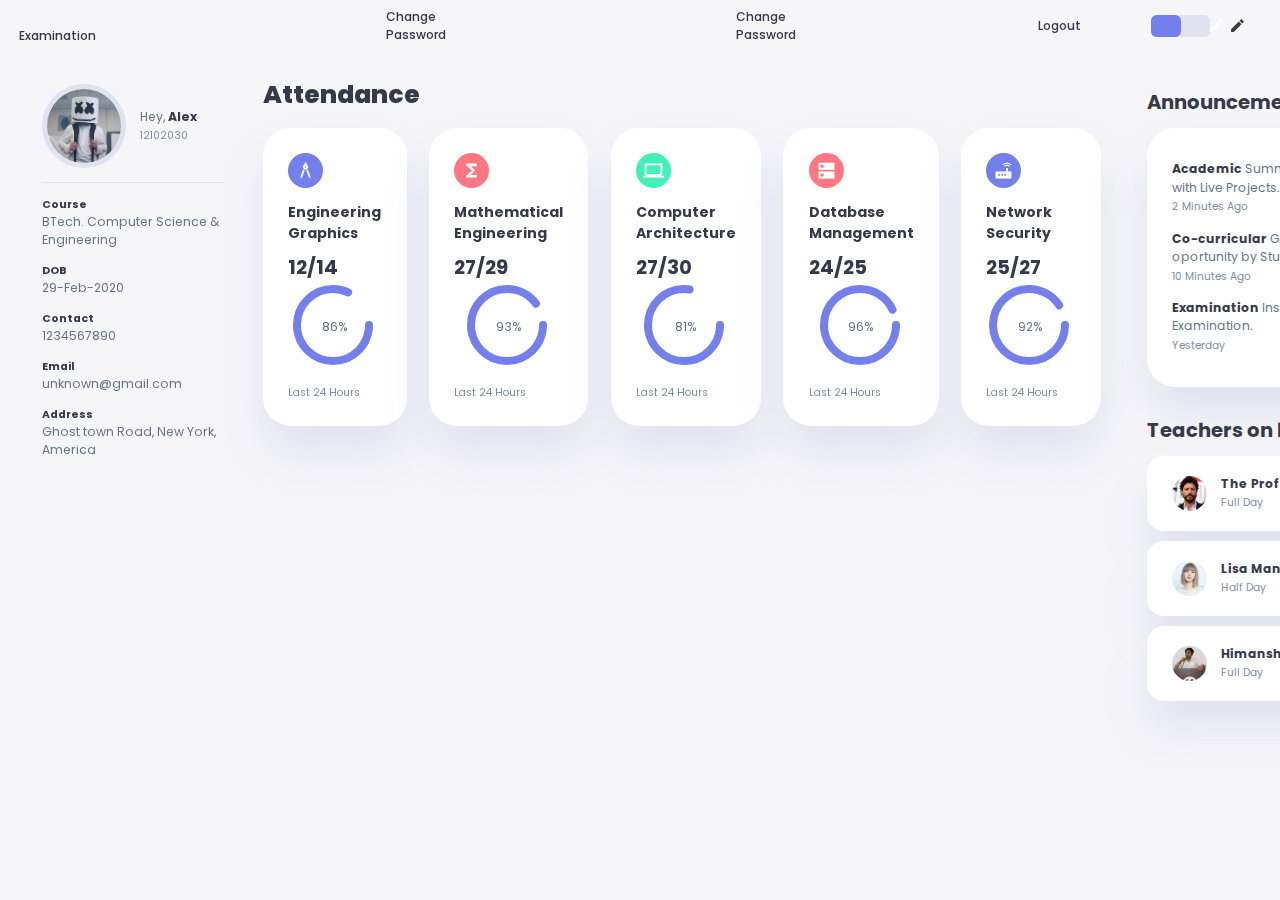
<file: Dashboard/index.html>
<!DOCTYPE html>
<html lang="en">
<head>
    <meta charset="UTF-8">
    <meta http-equiv="X-UA-Compatible" content="IE=edge">
    <meta name="viewport" content="width=device-width, initial-scale=1.0">
    <title>Student Dashboard</title>
    <link rel="shortcut icon" href="./images/logo.png">
    <link href="https://fonts.googleapis.com/icon?family=Material+Icons+Sharp" rel="stylesheet">
    <link rel="stylesheet" href="style.css">
</head>
<body>
    <header>
        <div class="logo" title="University Management System">
            <img src="./images/logo.png" alt="">
            <h2>U<span class="danger">M</span>S</h2>
        </div>
        <div class="navbar">
            <a href="index.html" class="active">
                <span class="material-icons-sharp">home</span>
                <h3>Home</h3>
            </a>
            <a href="matches.html" onclick="timeTableAll()">
                <span class="material-icons-sharp">today</span>
                <h3>Time Table</h3>
            </a> 
            <a href="projects.html">
                <span class="material-icons-sharp">grid_view</span>
                <h3>Examination</h3>
            </a>
            <a href="resources.html">
                <span class="material-icons-sharp">password</span>
                <h3>Change Password</h3>
            </a>
            <a href="challenges.html">
                <span class="material-icons-sharp">password</span>
                <h3>Change Password</h3>
            </a>
            <a href="#">
                <span class="material-icons-sharp" onclick="">logout</span>
                <h3>Logout</h3>
            </a>
        </div>
        <div id="profile-btn">
            <span class="material-icons-sharp">person</span>
        </div>
        <div class="theme-toggler">
            <span class="material-icons-sharp active">light_mode</span>
            <span class="material-icons-sharp">dark_mode</span>
        </div>
        
    </header>
    <div class="container">
        <aside>
            <div class="profile">
                <div class="top">
                    <div class="profile-photo">
                        <img src="./images/profile-1.jpg" alt="">
                    </div>
                    <div class="info">
                        <p>Hey, <b>Alex</b> </p>
                        <small class="text-muted">12102030</small>
                    </div>
                </div>
                <div class="about">
                    <h5>Course</h5>
                    <p>BTech. Computer Science & Engineering</p>
                    <h5>DOB</h5>
                    <p>29-Feb-2020</p>
                    <h5>Contact</h5>
                    <p>1234567890</p>
                    <h5>Email</h5>
                    <p>unknown@gmail.com</p>
                    <h5>Address</h5>
                    <p>Ghost town Road, New York, America</p>
                </div>
            </div>
        </aside>

        <main>
            <h1>Attendance</h1>
            <div class="subjects">
                <div class="eg">
                    <span class="material-icons-sharp">architecture</span>
                    <h3>Engineering Graphics</h3>
                    <h2>12/14</h2>
                    <div class="progress">
                        <svg><circle cx="38" cy="38" r="36"></circle></svg>
                        <div class="number"><p>86%</p></div>
                    </div>
                    <small class="text-muted">Last 24 Hours</small>
                </div>
                <div class="mth">
                    <span class="material-icons-sharp">functions</span>
                    <h3>Mathematical Engineering</h3>
                    <h2>27/29</h2>
                    <div class="progress">
                        <svg><circle cx="38" cy="38" r="36"></circle></svg>
                        <div class="number"><p>93%</p></div>
                    </div>
                    <small class="text-muted">Last 24 Hours</small>
                </div>
                <div class="cs">
                    <span class="material-icons-sharp">computer</span>
                    <h3>Computer Architecture</h3>
                    <h2>27/30</h2>
                    <div class="progress">
                        <svg><circle cx="38" cy="38" r="36"></circle></svg>
                        <div class="number"><p>81%</p></div>
                    </div>
                    <small class="text-muted">Last 24 Hours</small>
                </div>
                <div class="cg">
                    <span class="material-icons-sharp">dns</span>
                    <h3>Database Management</h3>
                    <h2>24/25</h2>
                    <div class="progress">
                        <svg><circle cx="38" cy="38" r="36"></circle></svg>
                        <div class="number"><p>96%</p></div>
                    </div>
                    <small class="text-muted">Last 24 Hours</small>
                </div>
                <div class="net">
                    <span class="material-icons-sharp">router</span>
                    <h3>Network Security</h3>
                    <h2>25/27</h2>
                    <div class="progress">
                        <svg><circle cx="38" cy="38" r="36"></circle></svg>
                        <div class="number"><p>92%</p></div>
                    </div>
                    <small class="text-muted">Last 24 Hours</small>
                </div>
            </div>
        </main>

        <div class="right">
            <div class="announcements">
                <h2>Announcements</h2>
                <div class="updates">
                    <div class="message">
                        <p> <b>Academic</b> Summer training internship with Live Projects.</p>
                        <small class="text-muted">2 Minutes Ago</small>
                    </div>
                    <div class="message">
                        <p> <b>Co-curricular</b> Global internship oportunity by Student organization.</p>
                        <small class="text-muted">10 Minutes Ago</small>
                    </div>
                    <div class="message">
                        <p> <b>Examination</b> Instructions for Mid Term Examination.</p>
                        <small class="text-muted">Yesterday</small>
                    </div>
                </div>
            </div>

            <div class="leaves">
                <h2>Teachers on leave</h2>
                <div class="teacher">
                    <div class="profile-photo"><img src="./images/profile-2.jpeg" alt=""></div>
                    <div class="info">
                        <h3>The Professor</h3>
                        <small class="text-muted">Full Day</small>
                    </div>
                </div>
                <div class="teacher">
                    <div class="profile-photo"><img src="./images/profile-3.jpg" alt=""></div>
                    <div class="info">
                        <h3>Lisa Manobal</h3>
                        <small class="text-muted">Half Day</small>
                    </div>
                </div>
                <div class="teacher">
                    <div class="profile-photo"><img src="./images/profile-4.jpg" alt=""></div>
                    <div class="info">
                        <h3>Himanshu Jindal</h3>
                        <small class="text-muted">Full Day</small>
                    </div>
                </div>
            </div>

        </div>
    </div>

    <script src="app.js"></script>
</body>
</html>
</file>
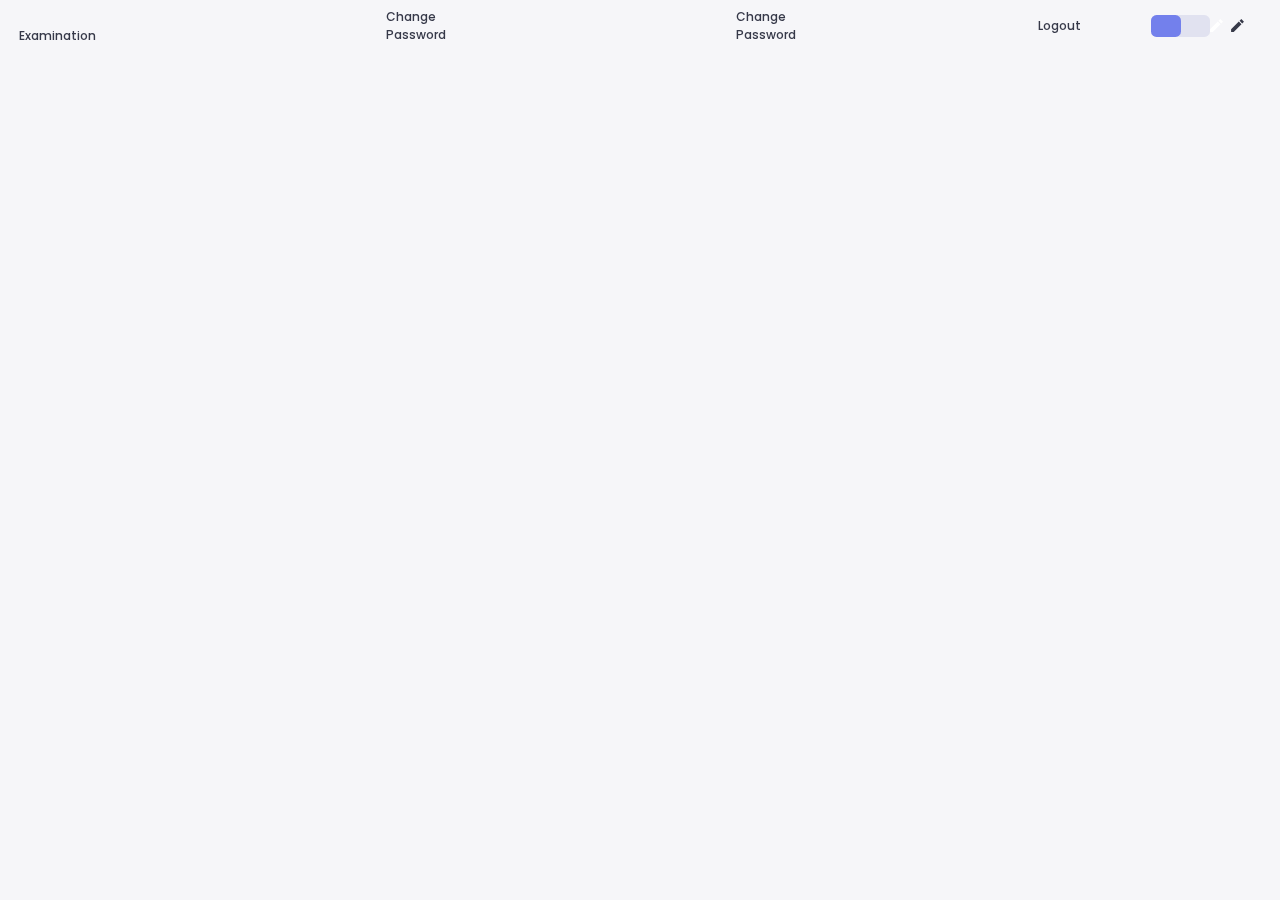
<file: Dashboard/challenges.html>
<!DOCTYPE html>
<html lang="en">
<head>
    <meta charset="UTF-8">
    <meta http-equiv="X-UA-Compatible" content="IE=edge">
    <meta name="viewport" content="width=device-width, initial-scale=1.0">
    <title>Student Dashboard</title>
    <link rel="shortcut icon" href="./images/logo.png">
    <link href="https://fonts.googleapis.com/icon?family=Material+Icons+Sharp" rel="stylesheet">
    <link rel="stylesheet" href="style.css">
</head>
<body>
    <header>
        <div class="logo" title="University Management System">
            <img src="./images/logo.png" alt="">
            <h2>U<span class="danger">M</span>S</h2>
        </div>
        <div class="navbar">
            <a href="index.html" class="active">
                <span class="material-icons-sharp">home</span>
                <h3>Home</h3>
            </a>
            <a href="matches.html" onclick="timeTableAll()">
                <span class="material-icons-sharp">today</span>
                <h3>Time Table</h3>
            </a> 
            <a href="projects.html">
                <span class="material-icons-sharp">grid_view</span>
                <h3>Examination</h3>
            </a>
            <a href="resources.html">
                <span class="material-icons-sharp">password</span>
                <h3>Change Password</h3>
            </a>
            <a href="challenges.html">
                <span class="material-icons-sharp">password</span>
                <h3>Change Password</h3>
            </a>
            <a href="#">
                <span class="material-icons-sharp" onclick="">logout</span>
                <h3>Logout</h3>
            </a>
        </div>
        <div id="profile-btn">
            <span class="material-icons-sharp">person</span>
        </div>
        <div class="theme-toggler">
            <span class="material-icons-sharp active">light_mode</span>
            <span class="material-icons-sharp">dark_mode</span>
        </div>
        
    </header>
    </body>
</html>
</file>
<file: Dashboard/style.css>
@import url('https://fonts.googleapis.com/css2?family=Cairo:wght@200;300;400;500;600;700;800;900&family=Poppins:wght@300;400;500;600;700;800&display=swap');

:root{
    --color-primary: #7380ec;
    --color-danger: #ff7782;
    --color-success: #41f1b6;
    --color-warning: #ffbb55;
    --color-white: #fff;
    --color-info: #7d8da1;
    --color-dark: #363949;
    --color-light: rgba(132, 139, 200, 0.18);
    --color-dark-varient: #677483;
    --color-background: #f6f6f9;
    
    --card-border-radius: 2rem;
    --border-radius-1: 0.4rem;
    --border-radius-2: 1.2rem;

    --card-padding: 1.8rem;
    --box-shadow: 0 2rem 3rem var(--color-light)    
}

.dark-theme{
    --color-background: #181a1e;
    --color-white: #202528;
    --color-dark: #edeffd;
    --color-dark-varient: #a3bdcc;
    --color-light: rgba(0,0,0,0.4);
    --box-shadow: 0 2rem 3rem var(--color-light)
}


*{
    margin:0;
    padding: 0;
    text-decoration: none;
    list-style: none;
    box-sizing: border-box;
}

html{
    font-size: 14px;
    scroll-behavior: smooth;
}
body{
    font-family: 'Poppins', sans-serif;
    font-size: .88rem;
    background: var(--color-background);
    user-select: none;
    overflow-x: hidden;
    color: var(--color-dark);
}
*{
    color: var(--color-dark);
}
img{
    display: block;
    width: 100%;
}
h1{
    font-weight: 800;
    font-size: 1.8rem;
}
h2{font-size: 1.4rem;}
h3{font-size: .87rem;}
h4{font-size: .8rem;}
h5{font-size: .77rem;}
small{font-size: .75rem;}

.text-muted{color: var(--color-info);}
p{color: var(--color-dark-varient);}
b{color: var(--color-dark);}

.primary{color: var(--color-primary);}
.danger{color: var(--color-danger);}
.success{color: var(--color-success)}
.warning{color: var(--color-warning);}

.container{
    position: relative;
    display: grid;
    width: 93%;
    margin: 0 3rem;
    gap: 1.8rem;
    grid-template-columns: 14rem auto 23rem;
    padding-top: 4rem;
}
header h3{font-weight: 500;} 
header{
    position: fixed;
    width: 100vw;
    z-index: 1000;
    background-color: var(--color-background);
}
header.active{box-shadow: var(--box-shadow);}
header .logo{
    display: flex;
    gap: .8rem;
    margin-right: auto;
}
header .logo img{
    width: 2rem;
    height: 2rem;
}

header,
header .navbar{
    display: flex;
    align-items: center;
    justify-content: flex-end;
    padding: 0 3rem;
    color: var(--color-info);
}
header .navbar a{
    display: flex;
    margin-left: 2rem;
    gap: 1rem;
    align-items: center;
    justify-content: space-between;
    position: relative;
    height: 3.7rem;
    transition: all 300ms ease;
    padding: 0 2rem;
}
header .navbar a:hover {
    padding-top: 1.5rem;
}
header .navbar a.active{
    background: var(--color-light);
    color: var(--color-primary);
}
header .navbar a.active::before{
    content: "";
    background-color: var(--color-primary);
    position: absolute;
    height: 5px;
    width: 100%;
    left: 0;top: 0;
}
header #profile-btn{
    display: none;
    font-size: 2rem;
    margin: .5rem 2rem 0 0;
    cursor: pointer;
}
header .theme-toggler{
    background: var(--color-light);
    display: flex;
    justify-content: space-between;
    align-items: center;
    height: 1.6rem;
    width: 4.2rem;
    cursor: pointer;
    border-radius: var(--border-radius-1);
    margin-right: 2rem;
}
header .theme-toggler span{
    font-size: 1.2rem;
    width: 50%;
    height: 100%;
    display: flex;
    align-items: center;
    justify-content: center;
}
header .theme-toggler span.active{
    background-color: var(--color-primary);
    color: white;
    border-radius: var(--border-radius-1);
}

/* Profile section  */
aside .profile{
    margin-top: 2rem;
    width: 13rem;
    position: fixed;
}
aside .profile .top{
    display: flex;
    align-items: center;
    gap: 1rem;
    border-bottom: 1px solid var(--color-light);
    padding-bottom: 1rem;
}
aside .profile .top:hover .profile-photo{
    scale: 1.05;
}
aside .profile .top .profile-photo{
    width: 6rem;
    height: 6rem;
    border-radius: 50%;
    overflow: hidden;
    border: 5px solid var(--color-light);
    transition: all 400ms ease;
}
aside .profile .about p{
    padding-bottom: 1rem;
}
aside .profile .about{
    margin-top: 1rem;
}

/* Home Section  */
main{
    position: relative;
    margin-top: 1.4rem;
}
main .subjects{
    display: grid;
    grid-template-columns: repeat(5, 1fr);
    gap: 1.6rem;
}

main .subjects > div{
    background-color: var(--color-white);
    padding: var(--card-padding);
    border-radius: var(--card-border-radius);
    margin-top: 1rem;
    box-shadow: var(--box-shadow);
    transition: all 300ms ease;
}
main .subjects > div:hover{
    box-shadow: none;
}
main .subjects > div span{
    background-color: var(--color-primary);
    padding: .5rem;
    border-radius: 50%;
    color: var(--color-white);
    font-size: 1.5rem;
}
main .subjects > div.mth span,main .subjects > div.cg span{background: var(--color-danger);}
main .subjects > div.cs span{background: var(--color-success);}

main .subjects h3{
    margin: 1rem 0 0.6rem;
    font-size: 1rem;
}
main .subjects .progress{
    position: relative;
    width: 89px;
    height: 89px;
    border-radius: 50%;
    margin: auto;
}
main .subjects svg circle{
    fill: none;
    stroke: var(--color-primary);
    stroke-width: 8;
    stroke-linecap: round;
    transform: translate(5px, 5px);
    stroke-dasharray: 110;
    stroke-dashoffset: 92;
}
main .subjects .eg svg circle{
    stroke-dashoffset: 25;
    stroke-dasharray: 210;
}
main .subjects .mth svg circle{
    stroke-dashoffset: 7;
    stroke-dasharray: 210;
}
main .subjects .cs svg circle{
    stroke-dashoffset: 35;
    stroke-dasharray: 210;
}
main .subjects .cg svg circle{
    stroke-dashoffset: 0;
    stroke-dasharray: 210;
}
main .subjects .net svg circle{
    stroke-dashoffset: 5;
    stroke-dasharray: 210;
}
main .subjects .progress .number{
    position: absolute;
    top: 0;left: 0;
    height: 100%;
    width: 100%;
    display: flex;
    justify-content: center;
    align-items: center;
}
main .subjects small{
    margin-top: 1rem;
    display: block;
}
main .timetable{
    margin-top: 2rem;
}
main .timetable h2{
    margin-bottom: .8rem;
}
main .timetable table{
    background-color: var(--color-white);
    width: 100%;
    border-radius: var(--card-border-radius);
    padding: var(--card-padding);
    text-align: center;
    box-shadow: var(--box-shadow);
    transition: all 300ms ease;
}
main .timetable span{display: none;}
main .timetable table:hover{box-shadow: none;}
main table tbody td{
    height: 2.8rem;
    border-bottom: 1px solid var(--color-light);
    color: var(--color-dark-varient);
}
main table tbody tr:last-child td{border: none;}

main .timetable.active{
    width: 100%;
    height: 100vh;
    position: fixed;
    top: 0;left: 0;
    display: flex;
    flex-direction: column;
    align-items: center;
    justify-content: center;
}
main .timetable.active h2{
    color: var(--color-dark);
}
main .timetable.active table{
    width: 90%;
    max-width: 1000px;
    position: relative;
}
main .timetable.active span{
    display: block;
    font-size: 2rem;
    color: var(--color-dark);
    cursor: pointer;
}
.timetable div{
    position: relative;
    width: 50%;
    display: flex;
    align-items: center;
    justify-content: space-between;
}
main .timetable.active .closeBtn{
    position: absolute;
    top: 5%;right: 5%;
}


/* Right  */
.right{margin-top: 2.2rem;padding-left: 1.5rem;}

.right .announcements h2{margin-bottom: .8rem;}
.right .announcements .updates{
    background-color: var(--color-white);
    padding: var(--card-padding);
    border-radius: var(--card-border-radius);
    box-shadow: var(--box-shadow);
    transition: all 300ms ease;
}
.right .announcements .updates:hover{box-shadow: none;}
.right .announcements .updates .message{
    gap: 1rem;
    line-height: 1.5;
    padding: .5rem 0;
}

/* Teachers on leave  */
.right .leaves{margin-top: 2rem;}
.right .leaves h2{margin-bottom: .8rem;}
.right .leaves .teacher{
    background: var(--color-white);
    display: flex;
    align-items: center;
    gap: 1rem;
    margin-bottom: .7rem;
    padding: 1.4rem var(--card-padding);
    border-radius: var(--border-radius-2);
    transition: all 300ms ease;
    box-shadow: var(--box-shadow);
}
.right .profile-photo{
    width: 2.5rem;
    height: 2.5rem;
    border-radius: 50%;
    overflow: hidden;
}
.right .leaves .teacher:hover{box-shadow: none;}





/* MEDIA QUERIES  */
@media screen and (max-width: 1200px) {
    html{font-size: 12px;}
    .container{
        grid-template-columns: 13rem auto 20rem;
    }
    header{position: fixed;}
    .container{padding-top: 4rem;}
    header .logo h2{display: none;}
    header .navbar h3{display: none;}
    header .navbar a{width: 4.5rem; padding: 0 1rem;}

    main .subjects{
        grid-template-columns: repeat(2, 1fr);
        gap: 1;
    }
    main .timetable{
        width: 150%;
        position: absolute;
        padding: 4rem 0 0 0;
    }
}


@media screen and (max-width: 768px){
    html{font-size: 10px;}
    header{padding: 0 .8rem;}
    .container{width: 100%; grid-template-columns: 1fr;margin: 0;}
    header #profile-btn{display: inline;}
    header .navbar{padding: 0;}
    header .navbar a{margin: 0 .5rem 0 0;}
    header .theme-toggler{margin: 0;}
    aside{
        position: absolute;
        top: 4rem;left: 0;right: 0;
        background-color: var(--color-white);
        padding-left: 2rem;
        transform: translateX(-100%);
        z-index: 10;
        width:18rem;
        height: 100%;
        box-shadow: 1rem 3rem 4rem var(--color-light);
        transition: all 2s ease;
    }
    aside.active{
        transform: translateX(0);
    }
    main{padding: 0 2rem;}
    main .timetable{
        position: relative;
        margin: 3rem 0 0 0;
        width: 100%;
    }
    main .timetable table{
        width: 100%;
        margin: 0;
    }
    .right{
        width: 100%;
        padding: 2rem;
    }
}
</file>
